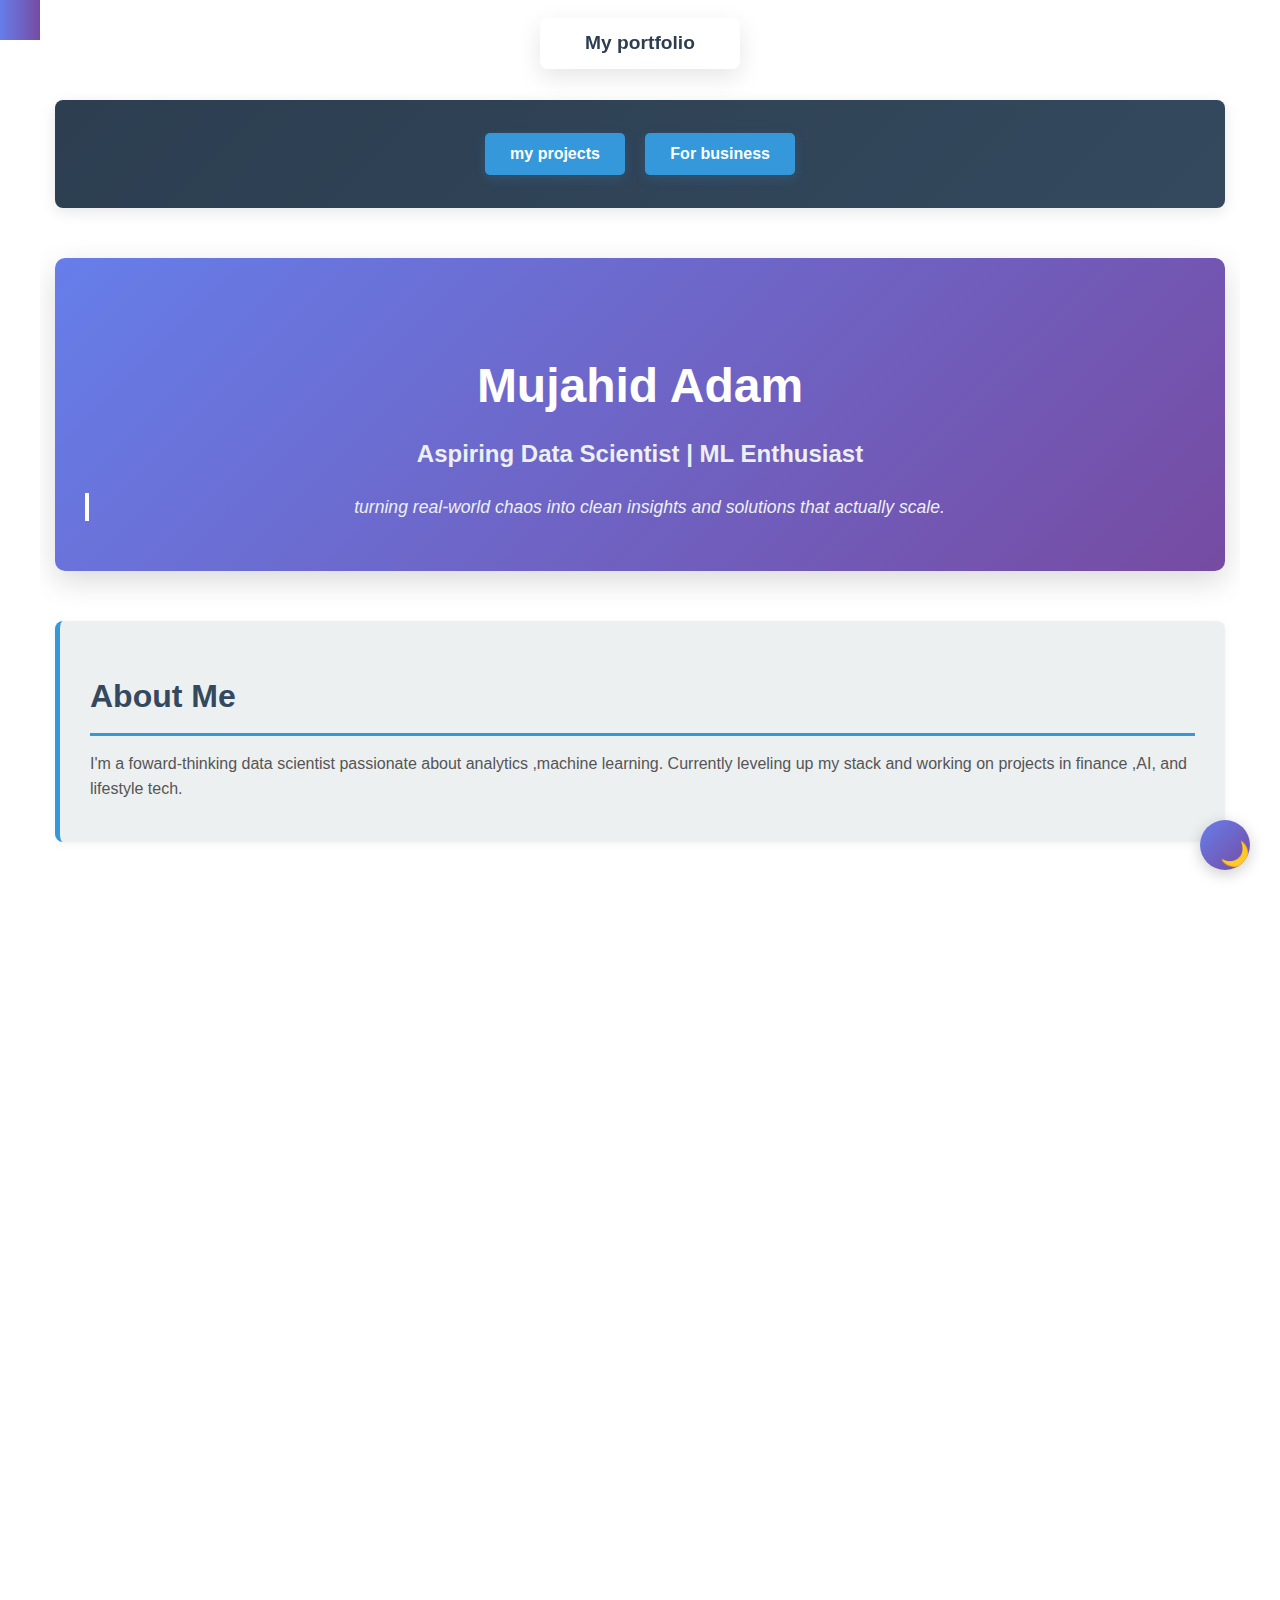
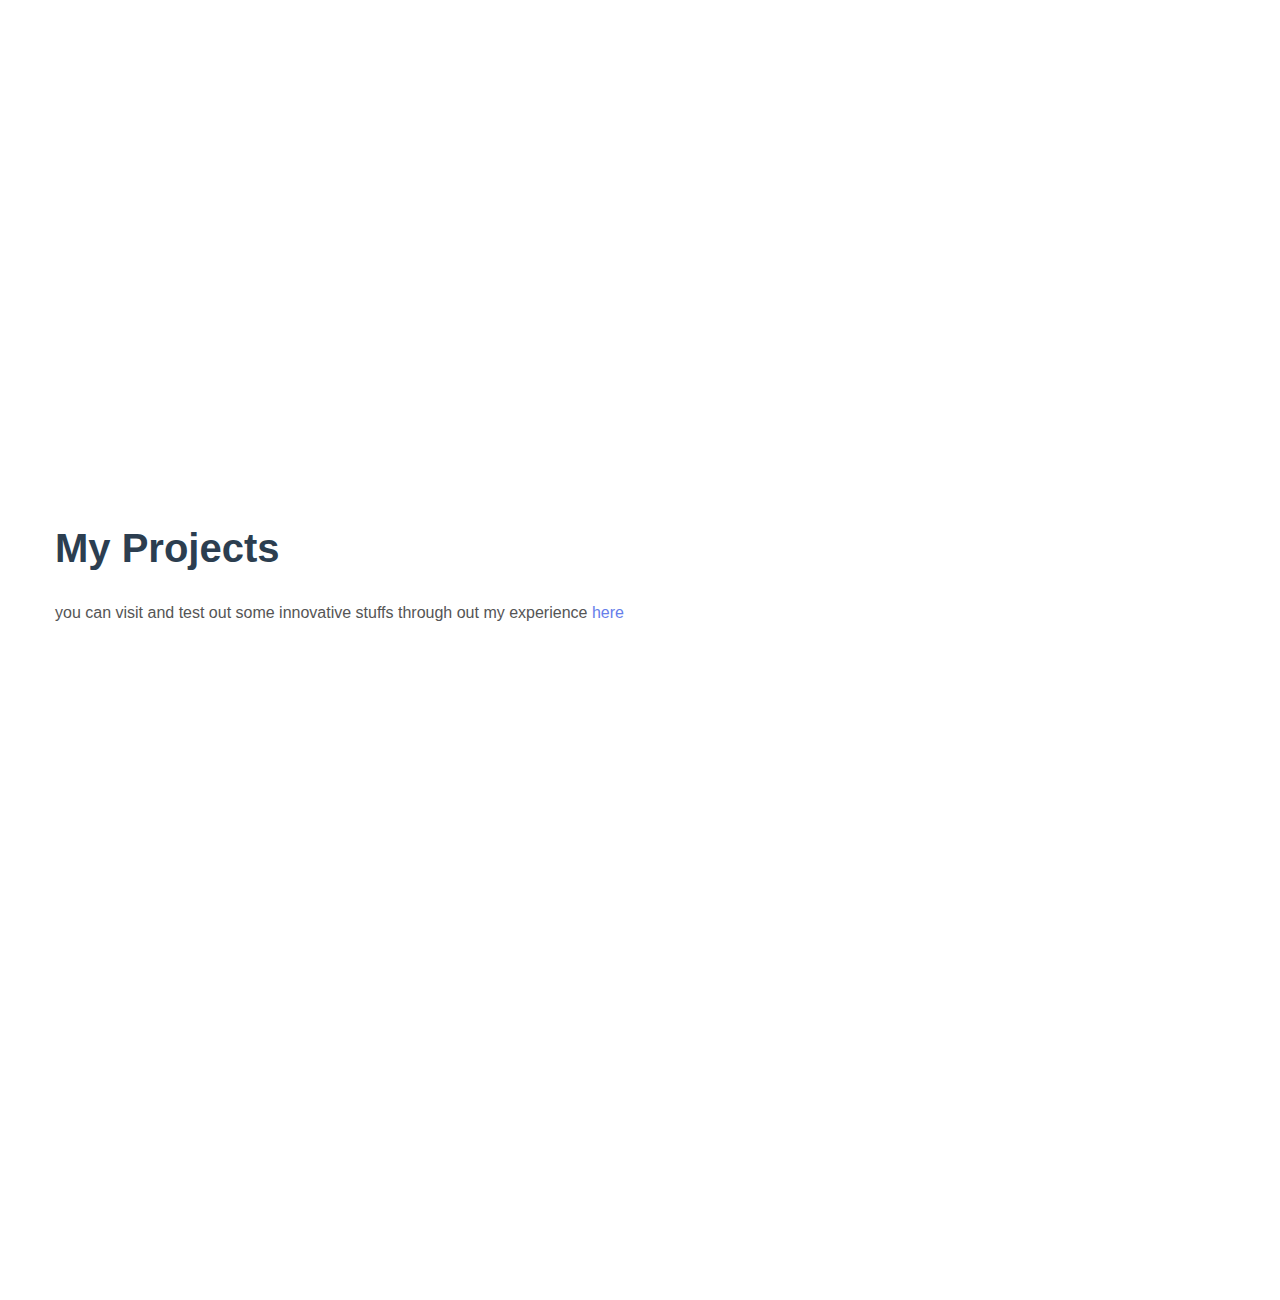
<file: index.html>
<!DOCTYPE html>
<html lang="en">
<head>
    <meta charset="UTF-8">
    <meta name="viewport" content="width=device-width, initial-scale=1.0">
    <meta name="description" content="Professional portfolio showcasing web development projects and technical expertise.">
    <meta name="keywords" content="portfolio, web developer, projects, freelance">
    <meta name="author" content="Mujahid Adam">
    <meta name="theme-color" content="#000000">
    
    <!-- Open Graph for social media sharing -->
    <meta property="og:type" content="website">
    <meta property="og:title" content="mujahid Adam - Portfolio">
    <meta property="og:description" content="Professional portfolio showcasing web development projects and technical expertise.">
    <meta property="og:image" content="your-image-url.jpg">
    <meta property="og:url" content="https://yourwebsite.com">
    
    <!-- Twitter Card -->
    <meta name="twitter:card" content="summary_large_image">
    <meta name="twitter:title" content="Your Name - Portfolio">
    <meta name="twitter:description" content="Professional portfolio showcasing web development projects and technical expertise.">
    <meta name="twitter:image" content="your-image-url.jpg">
    
    <!-- Favicon -->
    <link rel="icon" type="image/x-icon" href="favicon.ico">
    
    <!-- Link to CSS -->
    <link rel="stylesheet" href="homepage.css">
    <link rel="stylesheet" href="interactive.css">
    
    <title> Mujahid Adam- Portfolio</title>
</head>
<body>
     <!-- Your content here -->
    <div id="fit">
   <div class="header">
        <h1>My portfolio</h1>
    </div>
<div class="dark">
<button onclick="document.location='projects.html'">my projects</button>
<button onclick="document.location='service.html'">For business</button>
</div>

<!--my introduction-->
<section class="intro">
    <h1>Mujahid Adam</h1>
<h3>Aspiring Data Scientist | ML Enthusiast</h3>
<qoute>
    turning real-world chaos into clean insights and solutions that actually scale.
</qoute>
</section>
<!--about me-->
<section class="myself">
<h2>About Me</h2>
<p>
    I'm a foward-thinking data scientist passionate about analytics ,machine learning. Currently  leveling up my stack and working on projects in finance ,AI, and lifestyle tech.
</p>
</section>

<!--my skills-->
<div class="skill">
    <h2>Skills</h2>
    <ul>
        <li><b>technical skills:</b>python(certified),SQL,Pandas,Numpy,Sci-kit Learn,Power BI,Tableau</li>
        <li><b>Soft skills: Problem solving,Communication,Teamwork</b></li>
        <li><b>Tools:</b>Vscode,Jupyter notebook,Kaggle notebook,Github,Excel </li>
    </ul>
</div>

<div class="light">
    <h1>Experience</h1>
    <p>machine learning amateur(not certified) (2022-2026)</p>
    <p>Freelance  upwork, fiverr - data analytics (certified)(2025 - 2025-present)</p>
    <p>Kaggle contestant on ML hackathons (2025-present) </p>
</div>
<!--my certifications-->
<div class="certified">
    <h1>certifications</h1>
    <p>professional data analytics professional certificate (2021)</p>
     <p>RTC cybersecurity awarness workshop certificate(2024)</p>   
    <p>think like a coder Sololearn(2025)</p>
    <p>python developer Sololearn(2025)</p>
    <p>Accra Academy Robotics club  Deputy General secetary(2025)</p>
     <p>ibm data science professional certificate (2026)</p>  
</div>
<!--my pjoects-->
<h1>My Projects</h1>
<p>you can visit and test out some innovative stuffs through out my experience
<a href="projects.html">here</a></p>

<!--education-->
<section class="education">
    <h2>Education Background</h2>
    <p>BECE Graduate central Educational Complex(2022)</p>
    <p>WASSCE Graduate(2025) Accra Academy</p>
    <p>Self Learning"coding" (2025-present)</p>
    <!--contact-->
    <section class="contactme">
        <h2>contact</h2>
        <p>
            contact me for your business propsals and offers <span>@30% discount</span>
        </p>
        <contact>
            <p>On Email:<a href="mailto:dlvckberry@gmail.com">Send Email</a></p>
        </contact>
    </section>
</section>
</div>

<!-- Load JavaScript for interactivity -->
<script src="main.js"></script>
</body>
</html>
</html>
</file>
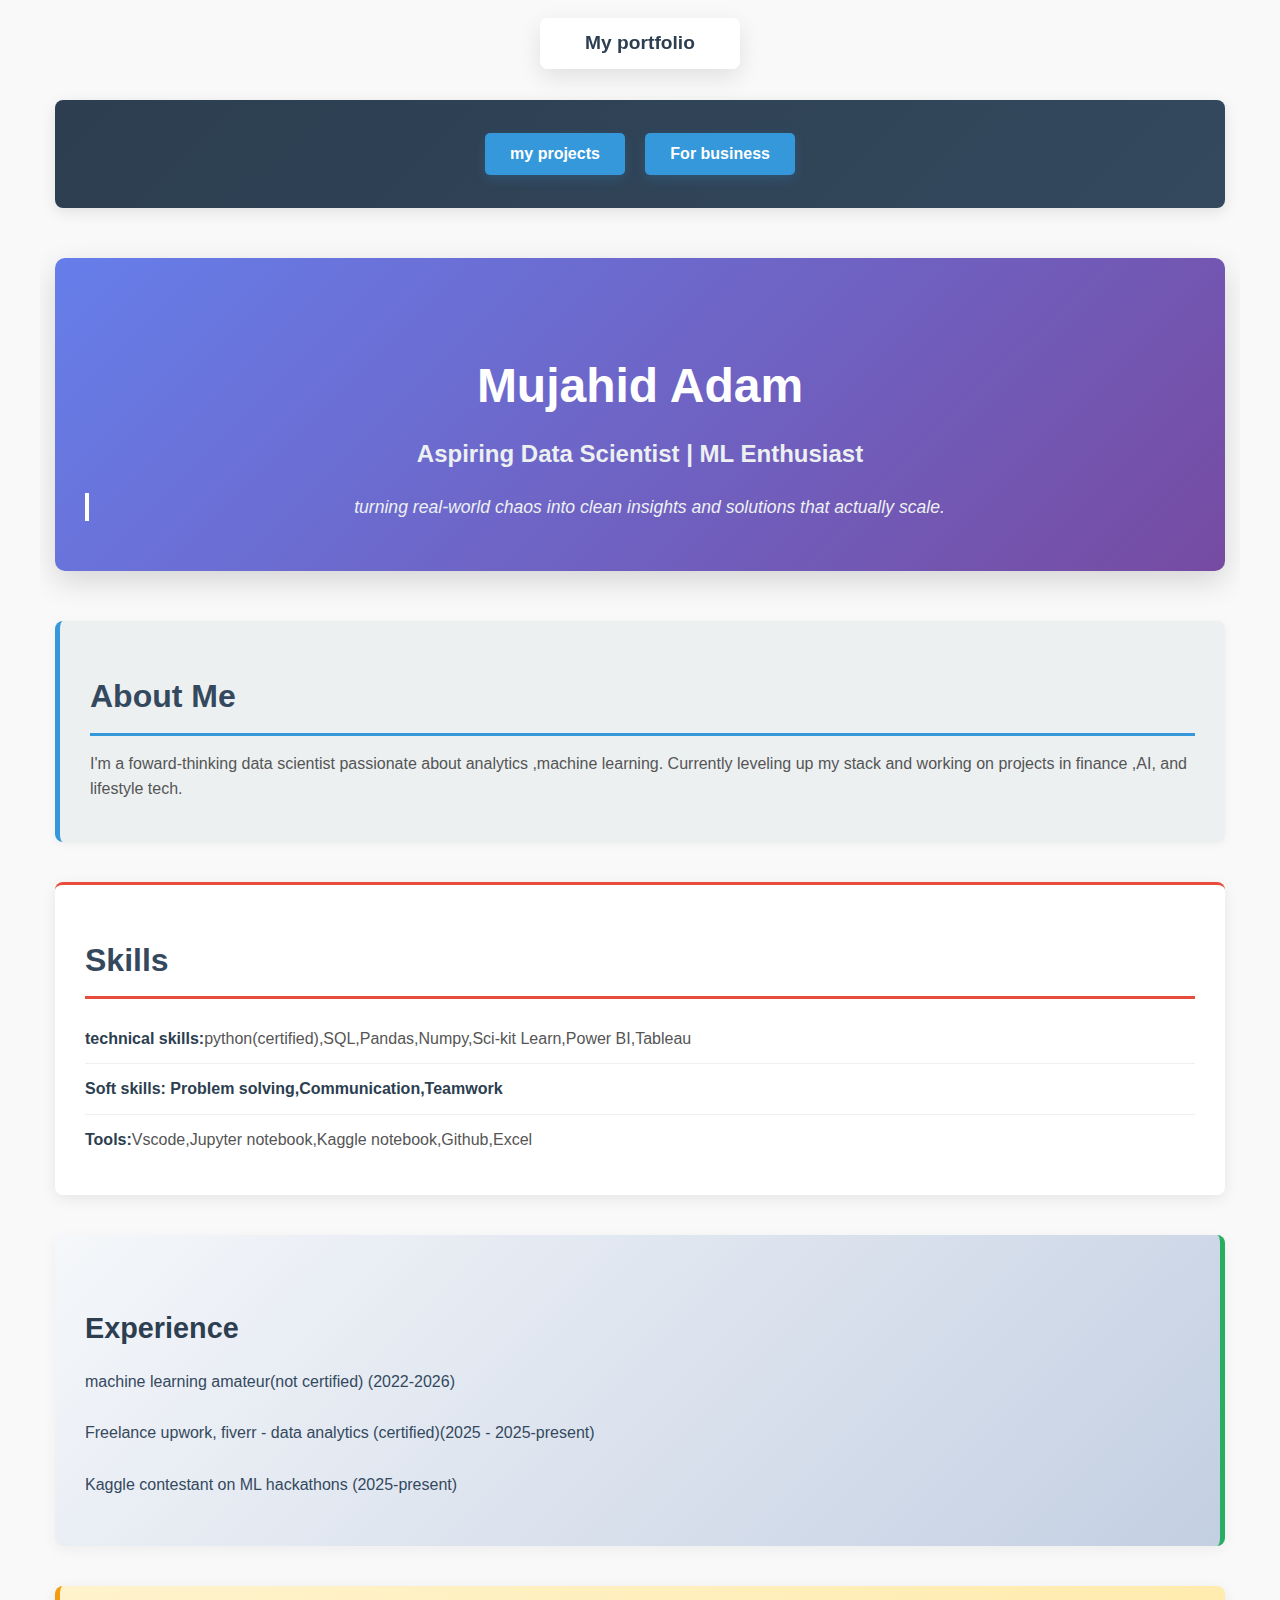
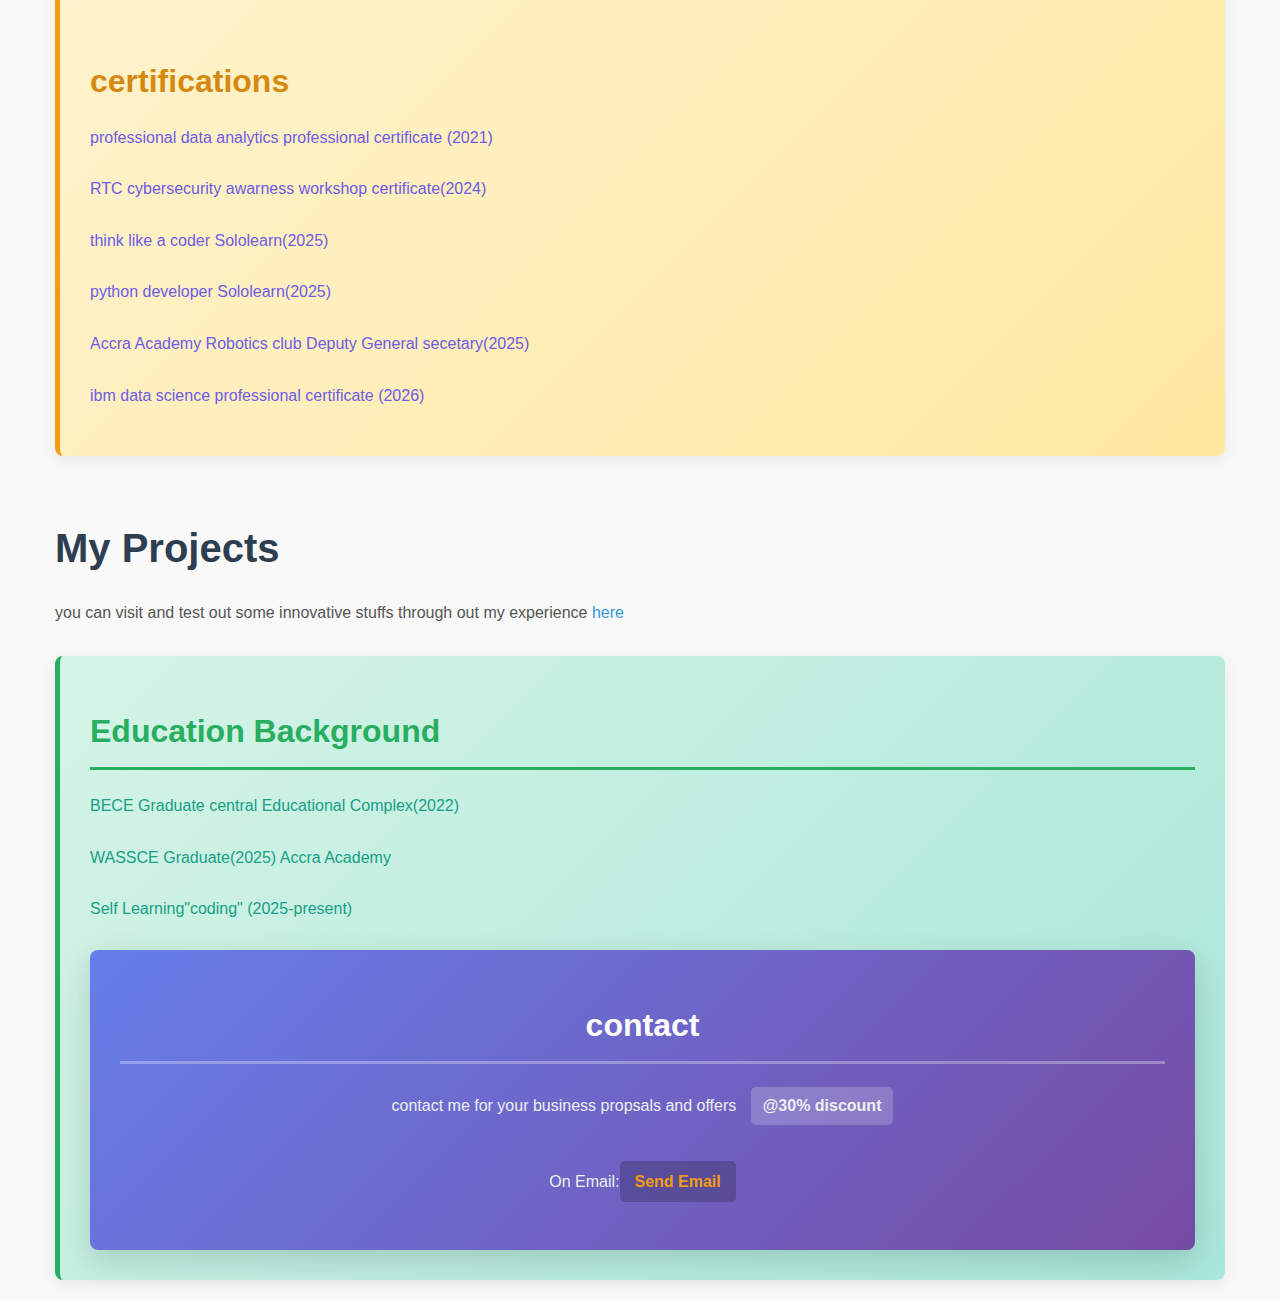
<file: homepage.html>
<!DOCTYPE html>
<html lang="en">
<head>
    <meta charset="UTF-8">
    <meta name="viewport" content="width=device-width, initial-scale=1.0">
    <meta name="description" content="Professional portfolio showcasing web development projects and technical expertise.">
    <meta name="keywords" content="portfolio, web developer, projects, freelance">
    <meta name="author" content="Your Name">
    <meta name="theme-color" content="#000000">
    
    <!-- Open Graph for social media sharing -->
    <meta property="og:type" content="website">
    <meta property="og:title" content="Your Name - Portfolio">
    <meta property="og:description" content="Professional portfolio showcasing web development projects and technical expertise.">
    <meta property="og:image" content="your-image-url.jpg">
    <meta property="og:url" content="https://yourwebsite.com">
    
    <!-- Twitter Card -->
    <meta name="twitter:card" content="summary_large_image">
    <meta name="twitter:title" content="Your Name - Portfolio">
    <meta name="twitter:description" content="Professional portfolio showcasing web development projects and technical expertise.">
    <meta name="twitter:image" content="your-image-url.jpg">
    
    <!-- Favicon -->
    <link rel="icon" type="image/x-icon" href="favicon.ico">
    
    <!-- Link to CSS -->
    <link rel="stylesheet" href="homepage.css">
    
    <title> Mujahid Adam- Portfolio</title>
</head>
<body>
     <!-- Your content here -->
    <div id="fit">
   <div class="header">
        <h1>My portfolio</h1>
    </div>
<div class="dark">
<button onclick="document.location='projects.html'">my projects</button>
<button onclick="document.location='service.html'">For business</button>
</div>

<!--my introduction-->
<section class="intro">
    <h1>Mujahid Adam</h1>
<h3>Aspiring Data Scientist | ML Enthusiast</h3>
<qoute>
    turning real-world chaos into clean insights and solutions that actually scale.
</qoute>
</section>
<!--about me-->
<section class="myself">
<h2>About Me</h2>
<p>
    I'm a foward-thinking data scientist passionate about analytics ,machine learning. Currently  leveling up my stack and working on projects in finance ,AI, and lifestyle tech.
</p>
</section>

<!--my skills-->
<div class="skill">
    <h2>Skills</h2>
    <ul>
        <li><b>technical skills:</b>python(certified),SQL,Pandas,Numpy,Sci-kit Learn,Power BI,Tableau</li>
        <li><b>Soft skills: Problem solving,Communication,Teamwork</b></li>
        <li><b>Tools:</b>Vscode,Jupyter notebook,Kaggle notebook,Github,Excel </li>
    </ul>
</div>

<div class="light">
    <h1>Experience</h1>
    <p>machine learning amateur(not certified) (2022-2026)</p>
    <p>Freelance  upwork, fiverr - data analytics (certified)(2025 - 2025-present)</p>
    <p>Kaggle contestant on ML hackathons (2025-present) </p>
</div>
<!--my certifications-->
<div class="certified">
    <h1>certifications</h1>
    <p>professional data analytics professional certificate (2021)</p>
     <p>RTC cybersecurity awarness workshop certificate(2024)</p>   
    <p>think like a coder Sololearn(2025)</p>
    <p>python developer Sololearn(2025)</p>
    <p>Accra Academy Robotics club  Deputy General secetary(2025)</p>
     <p>ibm data science professional certificate (2026)</p>  
</div>
<!--my pjoects-->
<h1>My Projects</h1>
<p>you can visit and test out some innovative stuffs through out my experience
<a href="projects.html">here</a></p>

<!--education-->
<section class="education">
    <h2>Education Background</h2>
    <p>BECE Graduate central Educational Complex(2022)</p>
    <p>WASSCE Graduate(2025) Accra Academy</p>
    <p>Self Learning"coding" (2025-present)</p>
    <!--contact-->
    <section class="contactme">
        <h2>contact</h2>
        <p>
            contact me for your business propsals and offers <span>@30% discount</span>
        </p>
        <contact>
            <p>On Email:<a href="mailto:dlvckberry@gmail.com">Send Email</a></p>
        </contact>
    </section>
</section>
</div>
</body>
</html>
</file>
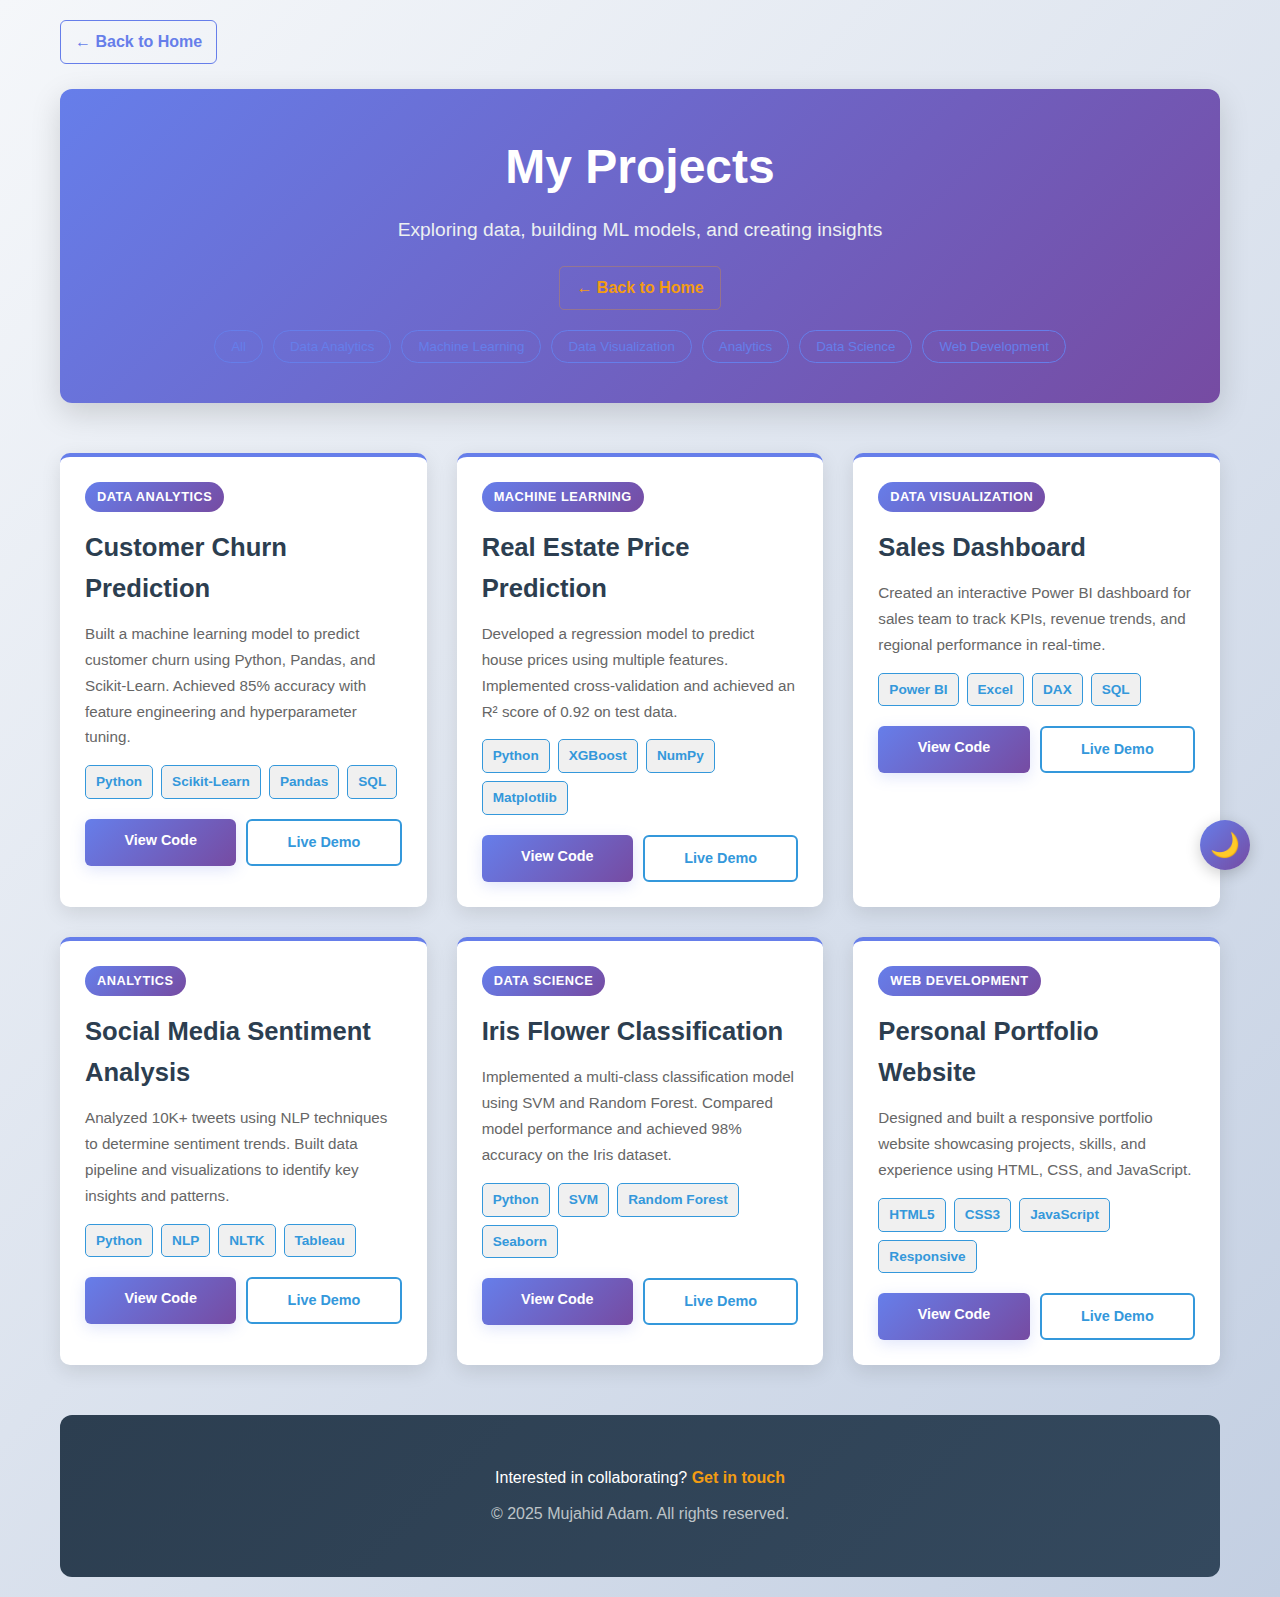
<file: projects.html>
<!DOCTYPE html>
<html lang="en">
<head>
    <meta charset="UTF-8">
    <meta name="viewport" content="width=device-width, initial-scale=1.0">
    <meta name="description" content="Mujahid Adam's portfolio projects in data science, machine learning, and analytics.">
    <meta name="keywords" content="projects, portfolio, data science, machine learning, analytics">
    <meta name="author" content="Mujahid Adam">
    <meta name="theme-color" content="#667eea">
    
    <!-- Open Graph -->
    <meta property="og:type" content="website">
    <meta property="og:title" content="My Projects - Mujahid Adam">
    <meta property="og:description" content="Explore my data science and ML projects">
    <meta property="og:url" content="https://yourwebsite.com/projects">
    
    <!-- Favicon -->
    <link rel="icon" type="image/x-icon" href="favicon.ico">
    
    <!-- Styles -->
    <link rel="stylesheet" href="projects.css">
    <link rel="stylesheet" href="interactive.css">
    
    <title>My Projects - Mujahid Adam</title>
</head>
<body>
<div class="projects-container">
    <a href="index.html" class="back-home-btn">← Back to Home</a>
    <header class="projects-header">
        <h1>My Projects</h1>
        <p class="subtitle">Exploring data, building ML models, and creating insights</p>
        <a href="index.html" class="back-link">← Back to Home</a>
    </header>

    <main class="projects-grid">
        <!-- Project 1 -->
        <article class="project-card">
            <div class="project-badge">Data Analytics</div>
            <h2>Customer Churn Prediction</h2>
            <p class="project-desc">
                Built a machine learning model to predict customer churn using Python, Pandas, and Scikit-Learn. 
                Achieved 85% accuracy with feature engineering and hyperparameter tuning.
            </p>
            <div class="project-tech">
                <span class="tech-tag">Python</span>
                <span class="tech-tag">Scikit-Learn</span>
                <span class="tech-tag">Pandas</span>
                <span class="tech-tag">SQL</span>
            </div>
            <div class="project-links">
                <a href="#" class="btn-primary">View Code</a>
                <a href="#" class="btn-secondary">Live Demo</a>
            </div>
        </article>

        <!-- Project 2 -->
        <article class="project-card">
            <div class="project-badge">Machine Learning</div>
            <h2>Real Estate Price Prediction</h2>
            <p class="project-desc">
                Developed a regression model to predict house prices using multiple features. 
                Implemented cross-validation and achieved an R² score of 0.92 on test data.
            </p>
            <div class="project-tech">
                <span class="tech-tag">Python</span>
                <span class="tech-tag">XGBoost</span>
                <span class="tech-tag">NumPy</span>
                <span class="tech-tag">Matplotlib</span>
            </div>
            <div class="project-links">
                <a href="#" class="btn-primary">View Code</a>
                <a href="#" class="btn-secondary">Live Demo</a>
            </div>
        </article>

        <!-- Project 3 -->
        <article class="project-card">
            <div class="project-badge">Data Visualization</div>
            <h2>Sales Dashboard</h2>
            <p class="project-desc">
                Created an interactive Power BI dashboard for sales team to track KPIs, 
                revenue trends, and regional performance in real-time.
            </p>
            <div class="project-tech">
                <span class="tech-tag">Power BI</span>
                <span class="tech-tag">Excel</span>
                <span class="tech-tag">DAX</span>
                <span class="tech-tag">SQL</span>
            </div>
            <div class="project-links">
                <a href="#" class="btn-primary">View Code</a>
                <a href="#" class="btn-secondary">Live Demo</a>
            </div>
        </article>

        <!-- Project 4 -->
        <article class="project-card">
            <div class="project-badge">Analytics</div>
            <h2>Social Media Sentiment Analysis</h2>
            <p class="project-desc">
                Analyzed 10K+ tweets using NLP techniques to determine sentiment trends. 
                Built data pipeline and visualizations to identify key insights and patterns.
            </p>
            <div class="project-tech">
                <span class="tech-tag">Python</span>
                <span class="tech-tag">NLP</span>
                <span class="tech-tag">NLTK</span>
                <span class="tech-tag">Tableau</span>
            </div>
            <div class="project-links">
                <a href="#" class="btn-primary">View Code</a>
                <a href="#" class="btn-secondary">Live Demo</a>
            </div>
        </article>

        <!-- Project 5 -->
        <article class="project-card">
            <div class="project-badge">Data Science</div>
            <h2>Iris Flower Classification</h2>
            <p class="project-desc">
                Implemented a multi-class classification model using SVM and Random Forest. 
                Compared model performance and achieved 98% accuracy on the Iris dataset.
            </p>
            <div class="project-tech">
                <span class="tech-tag">Python</span>
                <span class="tech-tag">SVM</span>
                <span class="tech-tag">Random Forest</span>
                <span class="tech-tag">Seaborn</span>
            </div>
            <div class="project-links">
                <a href="#" class="btn-primary">View Code</a>
                <a href="#" class="btn-secondary">Live Demo</a>
            </div>
        </article>

        <!-- Project 6 -->
        <article class="project-card">
            <div class="project-badge">Web Development</div>
            <h2>Personal Portfolio Website</h2>
            <p class="project-desc">
                Designed and built a responsive portfolio website showcasing projects, 
                skills, and experience using HTML, CSS, and JavaScript.
            </p>
            <div class="project-tech">
                <span class="tech-tag">HTML5</span>
                <span class="tech-tag">CSS3</span>
                <span class="tech-tag">JavaScript</span>
                <span class="tech-tag">Responsive</span>
            </div>
            <div class="project-links">
                <a href="#" class="btn-primary">View Code</a>
                <a href="#" class="btn-secondary">Live Demo</a>
            </div>
        </article>
    </main>

    <footer class="projects-footer">
        <p>Interested in collaborating? <a href="mailto:dlvckberry@gmail.com">Get in touch</a></p>
        <p class="footer-text">© 2025 Mujahid Adam. All rights reserved.</p>
    </footer>
</div>

<!-- Load JavaScript for interactivity -->
<script src="main.js"></script>

<!-- Project filtering and sorting functionality -->
<script>
// Add project filtering
class ProjectFilter {
    constructor() {
        this.cards = document.querySelectorAll('.project-card');
        this.createFilterButtons();
    }

    createFilterButtons() {
        const header = document.querySelector('.projects-header');
        const filterContainer = document.createElement('div');
        filterContainer.className = 'filter-container';
        filterContainer.style.cssText = `
            display: flex;
            gap: 10px;
            margin-top: 20px;
            flex-wrap: wrap;
            justify-content: center;
        `;

        const categories = new Set();
        this.cards.forEach(card => {
            const badge = card.querySelector('.project-badge');
            if (badge) categories.add(badge.textContent);
        });

        // Add "All" button
        const allBtn = this.createFilterBtn('All', () => {
            this.cards.forEach(card => card.style.display = 'block');
        });
        filterContainer.appendChild(allBtn);

        // Add category buttons
        categories.forEach(category => {
            const btn = this.createFilterBtn(category, () => {
                this.cards.forEach(card => {
                    const badge = card.querySelector('.project-badge');
                    card.style.display = badge?.textContent === category ? 'block' : 'none';
                });
            });
            filterContainer.appendChild(btn);
        });

        header.appendChild(filterContainer);
    }

    createFilterBtn(text, onClick) {
        const btn = document.createElement('button');
        btn.textContent = text;
        btn.style.cssText = `
            padding: 8px 16px;
            border: 1px solid #667eea;
            border-radius: 20px;
            background: transparent;
            color: #667eea;
            cursor: pointer;
            transition: all 0.3s;
        `;
        btn.addEventListener('click', onClick);
        btn.addEventListener('mouseenter', () => {
            btn.style.background = '#667eea';
            btn.style.color = 'white';
        });
        btn.addEventListener('mouseleave', () => {
            btn.style.background = 'transparent';
            btn.style.color = '#667eea';
        });
        return btn;
    }
}

new ProjectFilter();
</script>
</body>
</html>
</html>
</file>
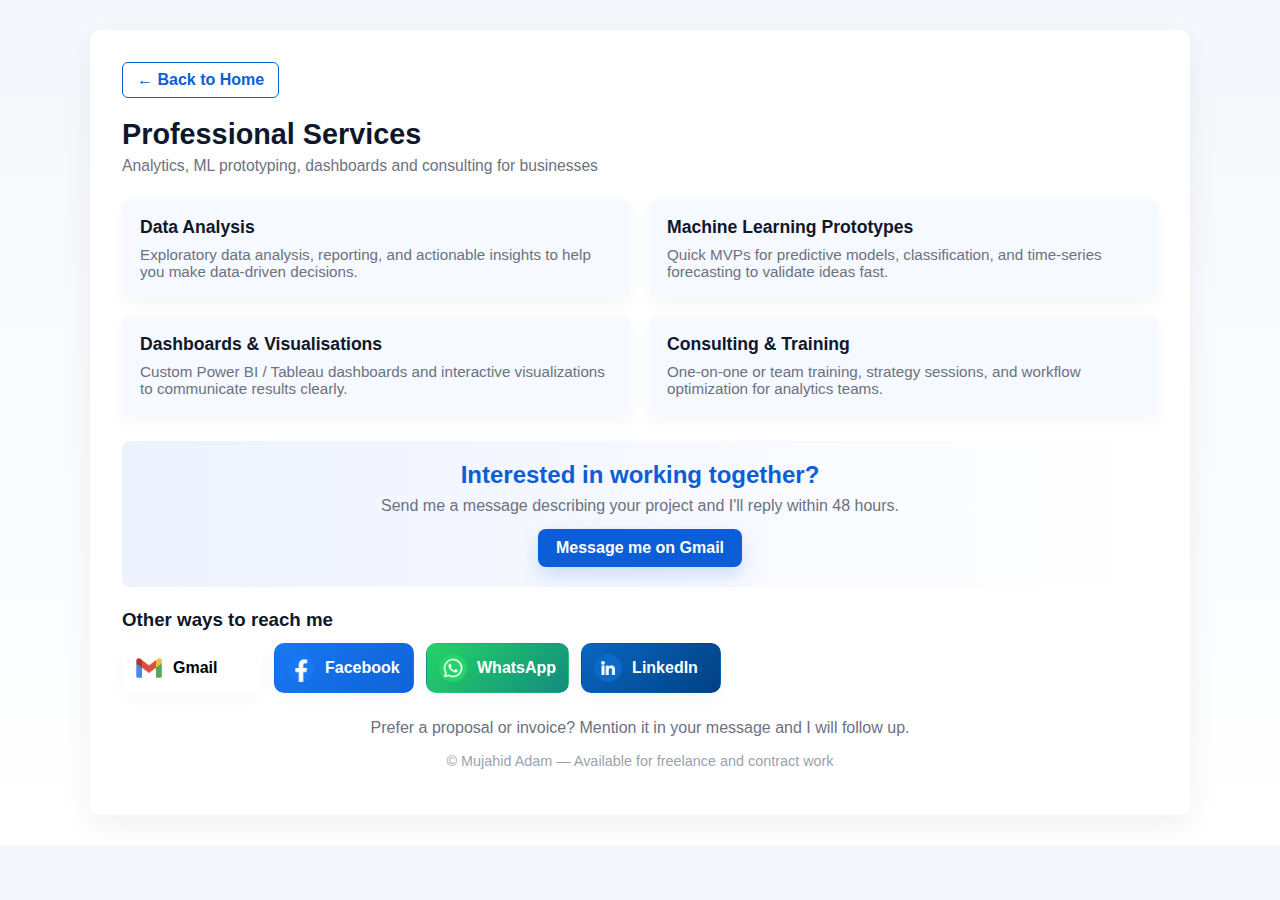
<file: service.html>
<!DOCTYPE html>
<html lang="en">
<head>
    <meta charset="UTF-8">
    <meta name="viewport" content="width=device-width, initial-scale=1.0">
    <meta name="description" content="Professional portfolio showcasing web development projects and technical expertise.">
    <meta name="keywords" content="portfolio, web developer, projects, freelance">
    <meta name="author" content="Your Name">
    <meta name="theme-color" content="#000000">
    
    <!-- Open Graph for social media sharing -->
    <meta property="og:type" content="website">
    <meta property="og:title" content="Your Name - Portfolio">
    <meta property="og:description" content="Professional portfolio showcasing web development projects and technical expertise.">
    <meta property="og:image" content="your-image-url.jpg">
    <meta property="og:url" content="https://yourwebsite.com">
    
    <!-- Twitter Card -->
    <meta name="twitter:card" content="summary_large_image">
    <meta name="twitter:title" content="Your Name - Portfolio">
    <meta name="twitter:description" content="Professional portfolio showcasing web development projects and technical expertise.">
    <meta name="twitter:image" content="your-image-url.jpg">
    
    <!-- Favicon -->
    <link rel="icon" type="image/x-icon" href="favicon.ico">
    <!-- Page-specific CSS -->
    <link rel="stylesheet" href="service.css">
    
    <title>Services — Mujahid Adam</title>
</head>
<body>
<main class="service-wrap">
    <a href="homepage.html" class="back-home-btn">← Back to Home</a>
    <header class="service-header">
        <h1>Professional Services</h1>
        <p class="subtitle">Analytics, ML prototyping, dashboards and consulting for businesses</p>
    </header>

    <section class="services">
        <article class="service-item">
            <h2>Data Analysis</h2>
            <p>Exploratory data analysis, reporting, and actionable insights to help you make data-driven decisions.</p>
        </article>

        <article class="service-item">
            <h2>Machine Learning Prototypes</h2>
            <p>Quick MVPs for predictive models, classification, and time-series forecasting to validate ideas fast.</p>
        </article>

        <article class="service-item">
            <h2>Dashboards & Visualisations</h2>
            <p>Custom Power BI / Tableau dashboards and interactive visualizations to communicate results clearly.</p>
        </article>

        <article class="service-item">
            <h2>Consulting & Training</h2>
            <p>One-on-one or team training, strategy sessions, and workflow optimization for analytics teams.</p>
        </article>
    </section>

    <section class="cta">
        <h2>Interested in working together?</h2>
        <p>Send me a message describing your project and I'll reply within 48 hours.</p>
        <a class="btn-primary" href="mailto:dlvckberry@gmail.com?subject=Service%20Inquiry">Message me on Gmail</a>
    </section>

    <section class="contact">
        <h3>Other ways to reach me</h3>
        <div class="contact-icons">
            <!-- Gmail -->
            <a class="icon gmail" href="mailto:dlvckberry@gmail.com" aria-label="Email (Gmail)">
                <img src="communication.png" alt="Gmail" width="28" height="28">
                <span style="color:black;"> Gmail</span>
            </a>

            <!-- Facebook -->
            <a class="icon facebook" href="https://facebook.com/zeinabdawud" target="_blank" rel="noopener" aria-label="Facebook">
                <img src="facebook.png" alt="Facebook" width="28" height="28">
                <span>Facebook</span>
            </a>

            <!-- WhatsApp -->
            <!-- WhatsApp -->
            <a class="icon whatsapp" href="https://wa.me/0000000000?text=Hello%20Mujahid" target="_blank" rel="noopener" aria-label="WhatsApp">
                <img src="social.png" alt="WhatsApp" width="28" height="28">
                <span>WhatsApp</span>
            </a>

            <!-- LinkedIn -->
            <a class="icon linkedin" href="https://linkedin.com/in/yourprofile" target="_blank" rel="noopener" aria-label="LinkedIn">
                <img src="linkedin.png" alt="LinkedIn" width="28" height="28">
                <span>LinkedIn</span>
            </a>
        </div>
    </section>

    <footer class="service-footer">
        <p>Prefer a proposal or invoice? Mention it in your message and I will follow up.</p>
        <p class="muted">© Mujahid Adam — Available for freelance and contract work</p>
    </footer>
</main>

</body>
</html>
</file>
<file: homepage.css>
/* General Styles */
* {
    margin: 0;
    padding: 0;
    box-sizing: border-box;
}

body {
    font-family: 'Segoe UI', Tahoma, Geneva, Verdana, sans-serif;
    line-height: 1.6;
    color: #333;
    background-color: #f9f9f9;
}

/* Header and Navigation */
h1 {
    color: #2c3e50;
    margin: 20px 0 10px 0;
    font-size: 2.5rem;
}

h2 {
    color: #34495e;
    margin: 20px 0 15px 0;
    font-size: 2rem;
    border-bottom: 3px solid #3498db;
    padding-bottom: 10px;
}

h3 {
    color: #7f8c8d;
    font-size: 1.3rem;
    margin: 10px 0;
}

p {
    color: #555;
    font-size: 1rem;
    margin: 10px 0;
}

a {
    color: #3498db;
    text-decoration: none;
    font-weight: 500;
    transition: color 0.3s ease;
}

a:hover {
    color: #2980b9;
    text-decoration: underline;
}

/* Fit Container - to allow it to fit within the viewport */
#fit {
    width: 100%;
    max-width: 1200px;
    margin: 0 auto;
    padding: 80px 15px 0 15px;
    min-height: 100vh;
    display: flex;
    flex-direction: column;
    overflow-x: hidden;
    position: relative;
}

/* Header (centered at top) */
.header {
    position: fixed;
    top: 18px;
    left: 50%;
    transform: translateX(-50%);
    z-index: 999;
    background: rgba(255, 255, 255, 0.96);
    color: #2c3e50;
    padding: 10px 16px;
    border-radius: 8px;
    box-shadow: 0 8px 24px rgba(0, 0, 0, 0.1);
    display: flex;
    align-items: center;
    gap: 10px;
    min-width: 200px;
    justify-content: center;
}

.header h1 {
    font-size: 1.2rem;
    margin: 0;
    padding: 0;
    font-weight: 600;
}

/* Top-left button */
.top-left-btn {
    position: fixed;
    top: 14px;
    left: 14px;
    z-index: 1001;
    background: rgba(52, 152, 219, 0.1);
    color: #2c3e50;
    border: 1.5px solid #3498db;
    padding: 8px 14px;
    border-radius: 8px;
    cursor: pointer;
    font-weight: 600;
    font-size: 0.95rem;
    transition: all 0.3s ease;
}

.top-left-btn:hover {
    background: rgba(52, 152, 219, 0.2);
    transform: translateY(-2px);
    box-shadow: 0 6px 12px rgba(52, 152, 219, 0.15);
}

/* Container and Layout */
body > * {
    max-width: 1000px;
    margin: 0 auto;
    padding: 20px;
}

/* Dark Theme Section */
.dark {
    background: linear-gradient(135deg, #2c3e50 0%, #34495e 100%);
    color: white;
    padding: 25px;
    border-radius: 8px;
    margin: 20px 0;
    text-align: center;
    box-shadow: 0 4px 15px rgba(0, 0, 0, 0.1);
}

.dark button {
    background-color: #3498db;
    color: white;
    border: none;
    padding: 12px 25px;
    margin: 8px;
    border-radius: 5px;
    cursor: pointer;
    font-size: 1rem;
    font-weight: 600;
    transition: all 0.3s ease;
    box-shadow: 0 4px 12px rgba(52, 152, 219, 0.2);
}

.dark button:hover {
    background-color: #2980b9;
    transform: translateY(-3px);
    box-shadow: 0 6px 18px rgba(52, 152, 219, 0.3);
}

.dark button:active {
    transform: translateY(-1px);
}

/* Introduction Section */
.intro {
    background: linear-gradient(135deg, #667eea 0%, #764ba2 100%);
    color: white;
    padding: 50px 30px;
    border-radius: 10px;
    text-align: center;
    margin: 30px 0;
    box-shadow: 0 10px 30px rgba(0, 0, 0, 0.15);
}

.intro h1 {
    color: white;
    font-size: 3rem;
    margin-bottom: 10px;
    font-weight: 700;
}

.intro h3 {
    color: #ecf0f1;
    font-size: 1.5rem;
    margin-bottom: 20px;
}

qoute {
    display: block;
    font-style: italic;
    font-size: 1.1rem;
    margin-top: 20px;
    color: #ecf0f1;
    border-left: 4px solid #fff;
    padding-left: 15px;
}

/* Video styles */
.video-wrap {
    margin-top: 25px;
    display: flex;
    justify-content: center;
}

.hero-video {
    width: 100%;
    max-width: 800px;
    height: auto;
    border-radius: 10px;
    box-shadow: 0 12px 36px rgba(0, 0, 0, 0.25);
    background: #000;
}

/* About Me Section */
.myself {
    background-color: #ecf0f1;
    padding: 30px;
    border-radius: 8px;
    margin: 20px 0;
    border-left: 5px solid #3498db;
    box-shadow: 0 2px 10px rgba(0, 0, 0, 0.05);
}

.myself h2 {
    border-bottom-color: #3498db;
}

/* Skills Section */
.skill {
    background-color: white;
    padding: 30px;
    border-radius: 8px;
    margin: 20px 0;
    box-shadow: 0 4px 15px rgba(0, 0, 0, 0.08);
    border-top: 3px solid #e74c3c;
}

.skill h2 {
    border-bottom-color: #e74c3c;
}

.skill ul {
    list-style: none;
    margin-left: 0;
}

.skill li {
    padding: 12px 0;
    border-bottom: 1px solid #ecf0f1;
    color: #555;
}

.skill li:last-child {
    border-bottom: none;
}

.skill b {
    color: #2c3e50;
    font-weight: 600;
}

/* Light Theme Section */
.light {
    background: linear-gradient(135deg, #f5f7fa 0%, #c3cfe2 100%);
    padding: 30px;
    border-radius: 8px;
    margin: 20px 0;
    border-right: 5px solid #27ae60;
    box-shadow: 0 4px 15px rgba(0, 0, 0, 0.05);
}

.light h1 {
    color: #2c3e50;
    font-size: 1.8rem;
}

.light p {
    color: #34495e;
    padding: 8px 0;
    font-weight: 500;
}

/* Certifications Section */
.certified {
    background: linear-gradient(135deg, #fff3cd 0%, #ffe8a1 100%);
    border-left: 5px solid #f39c12;
    padding: 30px;
    border-radius: 8px;
    margin: 20px 0;
    box-shadow: 0 4px 15px rgba(0, 0, 0, 0.08);
}

.certified h1 {
    color: #d68910;
    font-size: 2rem;
}

.certified p {
    color: #6c5ce7;
    padding: 8px 0;
    font-weight: 500;
}

/* Education Section */
.education {
    background: linear-gradient(135deg, #d5f4e6 0%, #a8e6d9 100%);
    border-left: 5px solid #27ae60;
    padding: 30px;
    border-radius: 8px;
    margin: 20px 0;
    box-shadow: 0 4px 15px rgba(0, 0, 0, 0.08);
}

.education h2 {
    color: #27ae60;
    border-bottom-color: #27ae60;
}

.education p {
    color: #16a085;
    padding: 8px 0;
    font-weight: 500;
}

/* Contact Section */
.contactme {
    background: linear-gradient(135deg, #667eea 0%, #764ba2 100%);
    color: white;
    padding: 30px;
    border-radius: 8px;
    margin-top: 20px;
    text-align: center;
    box-shadow: 0 10px 30px rgba(0, 0, 0, 0.15);
}

.contactme h2 {
    color: white;
    border-bottom-color: rgba(255, 255, 255, 0.3);
}

.contactme p {
    color: #ecf0f1;
    font-size: 1rem;
}

.contactme span {
    background-color: rgba(255, 255, 255, 0.2);
    padding: 6px 12px;
    border-radius: 5px;
    font-weight: bold;
    margin-left: 10px;
    display: inline-block;
}

contact {
    display: block;
    margin-top: 20px;
}

.contactme a {
    color: #f39c12;
    font-weight: bold;
    background-color: rgba(0, 0, 0, 0.2);
    padding: 8px 15px;
    border-radius: 5px;
    display: inline-block;
    transition: all 0.3s ease;
}

.contactme a:hover {
    background-color: rgba(0, 0, 0, 0.4);
    transform: translateY(-2px);
}

/* Projects Section */
h1 {
    margin-top: 40px;
}

/* Responsive Design */
@media (max-width: 768px) {
    h1 {
        font-size: 2rem;
    }

    h2 {
        font-size: 1.5rem;
    }

    .intro {
        padding: 30px 15px;
    }

    .intro h1 {
        font-size: 2.2rem;
    }

    .intro h3 {
        font-size: 1.2rem;
    }

    .dark button {
        display: block;
        width: 90%;
        margin: 8px auto;
    }

    .hero-video {
        max-width: 95%;
    }

    body > * {
        padding: 15px;
    }

    .header {
        min-width: 180px;
        padding: 8px 12px;
    }

    .header h1 {
        font-size: 1rem;
    }
}

@media (max-width: 480px) {
    h1 {
        font-size: 1.5rem;
    }

    h2 {
        font-size: 1.2rem;
    }

    .intro h1 {
        font-size: 1.8rem;
    }

    .intro h3 {
        font-size: 1.1rem;
    }

    .intro {
        padding: 20px 12px;
    }

    #fit {
        padding: 70px 10px 0 10px;
    }

    body > * {
        padding: 10px;
    }

    .dark {
        padding: 15px;
        margin: 15px 0;
    }

    .dark button {
        padding: 10px 20px;
        font-size: 0.9rem;
    }

    .header {
        min-width: 160px;
        padding: 6px 10px;
        top: 10px;
    }

    .header h1 {
        font-size: 0.9rem;
    }

    .top-left-btn {
        top: 10px;
        left: 10px;
        padding: 6px 10px;
        font-size: 0.85rem;
    }

    .skill,
    .light,
    .certified,
    .education,
    .contactme {
        padding: 20px;
        margin: 15px 0;
    }
}
</file>
<file: interactive.css>
/* ============================================
   INTERACTIVE ANIMATIONS & EFFECTS
   ============================================ */

/* CSS Variables for theme customization */
:root {
    --primary-color: #667eea;
    --secondary-color: #764ba2;
    --accent-color: #3498db;
    --success-color: #27ae60;
    --error-color: #e74c3c;
    --bg-color: #ffffff;
    --text-color: #000000;
    --section-bg: #f9f9f9;
    --card-bg: #ffffff;
    --border-color: #e0e0e0;
    --transition: all 0.3s cubic-bezier(0.4, 0, 0.2, 1);
}

/* Dark theme variables */
[data-theme="dark"] {
    --bg-color: #1a1a1a;
    --text-color: #ffffff;
    --section-bg: #2d2d2d;
    --card-bg: #242424;
    --border-color: #404040;
}

/* Fade-in animation for sections */
.fade-in {
    opacity: 0;
    transform: translateY(30px);
    transition: opacity 0.6s ease-out, transform 0.6s ease-out;
}

.fade-in.visible {
    opacity: 1;
    transform: translateY(0);
}

/* Ripple effect for buttons */
.ripple {
    position: absolute;
    border-radius: 50%;
    background: rgba(255, 255, 255, 0.6);
    transform: scale(0);
    animation: ripple-animation 0.6s ease-out;
    pointer-events: none;
}

@keyframes ripple-animation {
    to {
        transform: scale(4);
        opacity: 0;
    }
}

/* Button hover effects */
button {
    position: relative;
    overflow: hidden;
    transition: var(--transition);
}

button:hover {
    transform: translateY(-2px);
    box-shadow: 0 8px 20px rgba(0, 0, 0, 0.2);
}

button.btn-hover {
    filter: brightness(1.1);
}

/* Active section indicator */
section.active,
.light.active,
.dark.active,
.skill.active,
.certified.active {
    box-shadow: 0 0 20px rgba(102, 126, 234, 0.3);
}

/* Theme toggle button */
.theme-toggle-btn {
    position: fixed;
    bottom: 30px;
    right: 30px;
    width: 50px;
    height: 50px;
    border-radius: 50%;
    background: linear-gradient(135deg, var(--primary-color), var(--secondary-color));
    border: none;
    color: white;
    font-size: 24px;
    cursor: pointer;
    z-index: 999;
    box-shadow: 0 4px 15px rgba(0, 0, 0, 0.2);
    transition: var(--transition);
}

.theme-toggle-btn:hover {
    transform: scale(1.1) rotate(20deg);
    box-shadow: 0 6px 25px rgba(102, 126, 234, 0.4);
}

.theme-toggle-btn:active {
    transform: scale(0.95);
}

[data-theme="dark"] .theme-toggle-btn {
    box-shadow: 0 4px 15px rgba(102, 126, 234, 0.4);
}

/* Scroll progress bar animation */
#scroll-progress {
    animation: progress-glow 0.5s ease-out;
}

@keyframes progress-glow {
    0% {
        box-shadow: 0 0 0 rgba(102, 126, 234, 0.5);
    }
    100% {
        box-shadow: 0 0 10px rgba(102, 126, 234, 0.3);
    }
}

/* Form input animations */
input:focus,
textarea:focus {
    outline: none;
    border-color: var(--primary-color) !important;
    box-shadow: 0 0 0 3px rgba(102, 126, 234, 0.1);
    transform: scale(1.01);
}

input.error {
    animation: shake 0.4s ease-in-out;
}

@keyframes shake {
    0%, 100% { transform: translateX(0); }
    25% { transform: translateX(-5px); }
    75% { transform: translateX(5px); }
}

/* Success message animation */
@keyframes slideIn {
    from {
        transform: translateX(400px);
        opacity: 0;
    }
    to {
        transform: translateX(0);
        opacity: 1;
    }
}

/* Smooth page transitions */
@keyframes pageLoad {
    from {
        opacity: 0;
        transform: translateY(20px);
    }
    to {
        opacity: 1;
        transform: translateY(0);
    }
}

body {
    animation: pageLoad 0.5s ease-out;
}

/* Header scroll effect */
.header.scrolled {
    box-shadow: 0 4px 15px rgba(0, 0, 0, 0.1);
    background: rgba(255, 255, 255, 0.95);
    backdrop-filter: blur(10px);
}

.header.hovered {
    background: rgba(255, 255, 255, 0.98);
}

/* Smooth transitions for all interactive elements */
.header,
section,
.light,
.dark,
.skill,
.certified {
    transition: var(--transition);
}

/* Parallax effect for hero section */
.intro {
    background-attachment: fixed;
    background-position: center;
    background-repeat: no-repeat;
    background-size: cover;
}

/* Enhanced link hover effects */
a {
    position: relative;
    text-decoration: none;
    color: var(--primary-color);
    transition: var(--transition);
}

a::after {
    content: '';
    position: absolute;
    bottom: -2px;
    left: 0;
    width: 0;
    height: 2px;
    background: linear-gradient(90deg, var(--primary-color), var(--secondary-color));
    transition: width 0.3s ease-out;
}

a:hover::after {
    width: 100%;
}

/* Smooth scroll behavior */
html {
    scroll-behavior: smooth;
}

/* Loading skeleton animation (for future dynamic content) */
@keyframes loading {
    0%, 100% { opacity: 0.5; }
    50% { opacity: 1; }
}

.skeleton {
    animation: loading 1.5s ease-in-out infinite;
    background: linear-gradient(90deg, #f0f0f0, #e0e0e0, #f0f0f0);
    background-size: 200% 100%;
}

/* Tooltip styles */
.tooltip {
    position: relative;
}

.tooltip::before {
    content: attr(data-tooltip);
    position: absolute;
    bottom: 100%;
    left: 50%;
    transform: translateX(-50%);
    background: rgba(0, 0, 0, 0.9);
    color: white;
    padding: 8px 12px;
    border-radius: 4px;
    font-size: 12px;
    white-space: nowrap;
    opacity: 0;
    pointer-events: none;
    transition: opacity 0.3s;
    z-index: 1000;
}

.tooltip:hover::before {
    opacity: 1;
}

/* Responsive animations */
@media (max-width: 768px) {
    .theme-toggle-btn {
        width: 45px;
        height: 45px;
        font-size: 20px;
        bottom: 20px;
        right: 20px;
    }

    .fade-in {
        animation-duration: 0.4s;
    }
}

/* Dark theme adjustments */
@media (prefers-color-scheme: dark) {
    :root {
        --bg-color: #1a1a1a;
        --text-color: #ffffff;
        --section-bg: #2d2d2d;
        --card-bg: #242424;
        --border-color: #404040;
    }
}

/* Apply background color to body */
body {
    background-color: var(--bg-color);
    color: var(--text-color);
    transition: background-color 0.3s ease, color 0.3s ease;
}

/* Dark mode specific styles */
[data-theme="dark"] body {
    background-color: #1a1a1a;
    color: #ffffff;
}

[data-theme="dark"] h1,
[data-theme="dark"] h2,
[data-theme="dark"] h3,
[data-theme="dark"] p,
[data-theme="dark"] span {
    color: #ffffff;
}

[data-theme="dark"] .header {
    background-color: rgba(45, 45, 45, 0.95);
    color: #ffffff;
}

[data-theme="dark"] .header.scrolled {
    background: rgba(26, 26, 26, 0.95);
    box-shadow: 0 4px 15px rgba(0, 0, 0, 0.5);
}

[data-theme="dark"] section,
[data-theme="dark"] .light,
[data-theme="dark"] .dark,
[data-theme="dark"] .skill,
[data-theme="dark"] .certified,
[data-theme="dark"] .intro,
[data-theme="dark"] .myself,
[data-theme="dark"] .education,
[data-theme="dark"] .contactme {
    background-color: var(--section-bg);
    color: var(--text-color);
}

[data-theme="dark"] .project-card,
[data-theme="dark"] .service-card,
[data-theme="dark"] .service-wrap,
[data-theme="dark"] .projects-container {
    background-color: var(--card-bg);
    color: var(--text-color);
    border-color: var(--border-color);
}

[data-theme="dark"] input,
[data-theme="dark"] textarea,
[data-theme="dark"] select {
    background-color: var(--card-bg);
    color: var(--text-color);
    border-color: var(--border-color);
}

[data-theme="dark"] input::placeholder,
[data-theme="dark"] textarea::placeholder {
    color: #888;
}

[data-theme="dark"] button:hover {
    box-shadow: 0 8px 20px rgba(102, 126, 234, 0.4);
}

[data-theme="dark"] .service-header,
[data-theme="dark"] .projects-header {
    color: #ffffff;
}

[data-theme="dark"] a {
    color: #667eea;
}

[data-theme="dark"] .back-home-btn {
    color: #667eea;
    border-color: #667eea;
    background: transparent;
}

[data-theme="dark"] .back-home-btn:hover {
    background: #667eea;
    color: #1a1a1a;
}

/* Print styles (for accessibility) */
@media print {
    .theme-toggle-btn,
    #scroll-progress,
    .back-home-btn {
        display: none;
    }
}
</file>
<file: projects.css>
/* Projects Page Styling */
* {
    margin: 0;
    padding: 0;
    box-sizing: border-box;
}

body {
    font-family: 'Segoe UI', Tahoma, Geneva, Verdana, sans-serif;
    background: linear-gradient(135deg, #f5f7fa 0%, #c3cfe2 100%);
    color: #333;
    line-height: 1.6;
    min-height: 100vh;
}

.projects-container {
    max-width: 1200px;
    margin: 0 auto;
    padding: 20px;
}

.back-home-btn {
    display: inline-block;
    margin-bottom: 25px;
    color: #667eea;
    text-decoration: none;
    font-weight: 600;
    padding: 8px 14px;
    border: 1px solid #667eea;
    border-radius: 6px;
    transition: all 0.3s ease;
}

.back-home-btn:hover {
    background: #667eea;
    color: white;
    transform: translateX(-4px);
}

/* Header */
.projects-header {
    text-align: center;
    margin-bottom: 50px;
    padding: 40px 20px;
    background: linear-gradient(135deg, #667eea 0%, #764ba2 100%);
    color: white;
    border-radius: 12px;
    box-shadow: 0 10px 30px rgba(0, 0, 0, 0.15);
}

.projects-header h1 {
    font-size: 3rem;
    margin-bottom: 10px;
    font-weight: 700;
}

.projects-header .subtitle {
    font-size: 1.2rem;
    color: #ecf0f1;
    margin-bottom: 20px;
}

.back-link {
    display: inline-block;
    color: #f39c12;
    text-decoration: none;
    font-weight: 600;
    padding: 8px 16px;
    border: 1px solid rgba(243, 156, 18, 0.3);
    border-radius: 5px;
    transition: all 0.3s ease;
}

.back-link:hover {
    background: rgba(243, 156, 18, 0.1);
    transform: translateX(-4px);
}

/* Grid Layout */
.projects-grid {
    display: grid;
    grid-template-columns: repeat(auto-fit, minmax(350px, 1fr));
    gap: 30px;
    margin-bottom: 50px;
}

/* Project Card */
.project-card {
    background: white;
    border-radius: 10px;
    padding: 25px;
    box-shadow: 0 6px 20px rgba(0, 0, 0, 0.1);
    transition: all 0.3s ease;
    border-top: 4px solid #667eea;
    position: relative;
    overflow: hidden;
}

.project-card:hover {
    transform: translateY(-8px);
    box-shadow: 0 12px 35px rgba(0, 0, 0, 0.15);
}

.project-card::before {
    content: '';
    position: absolute;
    top: 0;
    left: -100%;
    width: 100%;
    height: 100%;
    background: linear-gradient(90deg, transparent, rgba(255, 255, 255, 0.3), transparent);
    transition: left 0.5s ease;
}

.project-card:hover::before {
    left: 100%;
}

.project-badge {
    display: inline-block;
    background: linear-gradient(135deg, #667eea 0%, #764ba2 100%);
    color: white;
    padding: 5px 12px;
    border-radius: 20px;
    font-size: 0.8rem;
    font-weight: 600;
    margin-bottom: 15px;
    text-transform: uppercase;
    letter-spacing: 0.5px;
}

.project-card h2 {
    color: #2c3e50;
    margin-bottom: 12px;
    font-size: 1.6rem;
}

.project-desc {
    color: #666;
    margin-bottom: 15px;
    font-size: 0.95rem;
    line-height: 1.7;
}

/* Tech Tags */
.project-tech {
    display: flex;
    flex-wrap: wrap;
    gap: 8px;
    margin-bottom: 20px;
}

.tech-tag {
    display: inline-block;
    background: #f0f0f0;
    color: #3498db;
    padding: 5px 10px;
    border-radius: 5px;
    font-size: 0.85rem;
    font-weight: 600;
    border: 1px solid #3498db;
}

/* Project Links */
.project-links {
    display: flex;
    gap: 10px;
    margin-top: 20px;
}

.btn-primary,
.btn-secondary {
    flex: 1;
    padding: 10px 16px;
    border-radius: 6px;
    text-align: center;
    text-decoration: none;
    font-weight: 600;
    font-size: 0.9rem;
    transition: all 0.3s ease;
    display: inline-block;
}

.btn-primary {
    background: linear-gradient(135deg, #667eea 0%, #764ba2 100%);
    color: white;
    box-shadow: 0 4px 15px rgba(102, 126, 234, 0.2);
}

.btn-primary:hover {
    transform: translateY(-2px);
    box-shadow: 0 6px 20px rgba(102, 126, 234, 0.3);
}

.btn-secondary {
    background: white;
    color: #3498db;
    border: 2px solid #3498db;
}

.btn-secondary:hover {
    background: #3498db;
    color: white;
    transform: translateY(-2px);
}

/* Footer */
.projects-footer {
    text-align: center;
    padding: 40px 20px;
    background: linear-gradient(135deg, #2c3e50 0%, #34495e 100%);
    color: white;
    border-radius: 12px;
    margin-top: 50px;
}

.projects-footer p {
    margin: 10px 0;
    font-size: 1rem;
}

.projects-footer a {
    color: #f39c12;
    text-decoration: none;
    font-weight: 600;
    transition: color 0.3s ease;
}

.projects-footer a:hover {
    color: #e8b708;
}

.footer-text {
    color: #bdc3c7;
    font-size: 0.9rem;
    margin-top: 20px;
}

/* Responsive */
@media (max-width: 768px) {
    .projects-header h1 {
        font-size: 2.2rem;
    }

    .projects-header .subtitle {
        font-size: 1rem;
    }

    .projects-grid {
        grid-template-columns: repeat(auto-fit, minmax(300px, 1fr));
        gap: 20px;
    }

    .project-card {
        padding: 20px;
    }

    .project-card h2 {
        font-size: 1.4rem;
    }

    .project-links {
        flex-direction: column;
    }

    .btn-primary,
    .btn-secondary {
        width: 100%;
    }
}

@media (max-width: 480px) {
    .projects-header {
        padding: 25px 15px;
    }

    .projects-header h1 {
        font-size: 1.8rem;
    }

    .projects-header .subtitle {
        font-size: 0.9rem;
    }

    .projects-container {
        padding: 10px;
    }

    .projects-grid {
        grid-template-columns: 1fr;
        gap: 15px;
    }

    .project-card {
        padding: 15px;
    }

    .project-card h2 {
        font-size: 1.2rem;
    }

    .project-desc {
        font-size: 0.9rem;
    }

    .back-link {
        font-size: 0.9rem;
        padding: 6px 12px;
    }
}
</file>
<file: service.css>
/* service.css - styles specific to service.html */
:root{
    --bg:#ffffff;
    --muted:#6b7280;
    --primary:#0b5ed7;
    --accent:#0a66c2;
    --card:#f6f9ff;
    --max-width:1100px;
}

*{box-sizing:border-box}
body{
    font-family: 'Segoe UI', Tahoma, Geneva, Verdana, sans-serif;
    background: linear-gradient(180deg,#f4f7fb 0%, #ffffff 100%);
    color:#1f2937;
    margin:0;
    padding:30px 16px;
}

.service-wrap{
    max-width:var(--max-width);
    margin:0 auto;
    background:var(--bg);
    border-radius:10px;
    padding:32px;
    box-shadow:0 10px 30px rgba(15,23,42,0.06);
    position:relative;
}

.back-home-btn{
    display:inline-block;
    margin-bottom:20px;
    color:#0b5ed7;
    text-decoration:none;
    font-weight:600;
    padding:8px 14px;
    border:1px solid #0b5ed7;
    border-radius:6px;
    transition:all 0.3s ease;
}

.back-home-btn:hover{
    background:#0b5ed7;
    color:white;
    transform:translateX(-4px)
}

.service-header{
    text-align:left;
    margin-bottom:24px;
}
.service-header h1{
    font-size:1.8rem;
    margin:0 0 6px 0;
    color:#0f172a;
}
.service-header .subtitle{
    margin:0;
    color:var(--muted);
    font-size:0.98rem;
}

.services{
    display:grid;
    grid-template-columns:repeat(2,1fr);
    gap:18px;
    margin:18px 0 26px 0;
}
.service-item{
    background:var(--card);
    border-radius:8px;
    padding:18px;
    box-shadow:0 6px 18px rgba(15,23,42,0.04);
}
.service-item h2{
    margin:0 0 8px 0;
    font-size:1.1rem;
    color:#0f172a;
}
.service-item p{margin:0;color:var(--muted);font-size:0.95rem}

.cta{
    background:linear-gradient(90deg,#eef2ff,#fff);
    border-radius:8px;
    padding:20px;
    margin:22px 0;
    text-align:center;
}
.cta h2{margin:0 0 8px 0;color:#0b5ed7}
.cta p{margin:0 0 14px 0;color:var(--muted)}

.btn-primary{
    display:inline-block;
    background:var(--primary);
    color:white;
    padding:10px 18px;
    border-radius:8px;
    text-decoration:none;
    font-weight:600;
    box-shadow:0 8px 20px rgba(11,94,215,0.18);
    transition:transform .12s ease, box-shadow .12s ease;
}
.btn-primary:hover{transform:translateY(-3px);box-shadow:0 12px 28px rgba(11,94,215,0.2)}

.contact{
    margin-top:8px;
}
.contact h3{margin:0 0 12px 0;color:#0f172a}
.contact-icons{
    display:flex;
    gap:12px;
    flex-wrap:wrap;
}
.contact-icons .icon{
    display:flex;
    align-items:center;
    gap:10px;
    background:white;
    border:1px solid #eef2f6;
    padding:10px 12px;
    border-radius:10px;
    text-decoration:none;
    color:var(--muted);
    min-width:140px;
    box-shadow:0 6px 18px rgba(15,23,42,0.03);
    transition:transform .12s ease, box-shadow .12s ease;
}
.contact-icons .icon svg{flex-shrink:0}
.contact-icons .icon span{font-weight:600;color:#0f172a}
.contact-icons .icon:hover{transform:translateY(-4px);box-shadow:0 14px 30px rgba(15,23,42,0.08)}

/* Platform branded buttons */
.contact-icons .icon.facebook{background:#1877F2;border-color:transparent;color:#ffffff}
.contact-icons .icon.gmail{background:linear-gradient(135deg,white 0%,white, 100%);border-color:transparent;color:#ffffff}
.contact-icons .icon.facebook{background:linear-gradient(135deg,#1877F2 0%,#0f63d9 100%);border-color:transparent;color:#ffffff}
.contact-icons .icon.whatsapp{background:linear-gradient(135deg,#25D366 0%,#128C7E 100%);border-color:transparent;color:#ffffff}
.contact-icons .icon.linkedin{background:linear-gradient(135deg,#0A66C2 0%,#004182 100%);border-color:transparent;color:#ffffff}
.contact-icons .icon.facebook svg path,
.contact-icons .icon.whatsapp svg path,
.contact-icons .icon.linkedin svg path,
.contact-icons .icon.gmail svg path{fill: #ffffff !important}
.contact-icons .icon.facebook span,
.contact-icons .icon.whatsapp span,
.contact-icons .icon.linkedin span,
.contact-icons .icon.gmail span{color:#ffffff}

/* bright hover states */
.contact-icons .icon.gmail:hover{filter:brightness(0.95);transform:translateY(-4px)}
.contact-icons .icon.facebook:hover{filter:brightness(0.95);transform:translateY(-4px)}
.contact-icons .icon.whatsapp:hover{filter:brightness(0.95);transform:translateY(-4px)}
.contact-icons .icon.linkedin:hover{filter:brightness(0.95);transform:translateY(-4px)}

/* Ensure SVGs and images display consistently */
.contact-icons .icon svg{display:block;width:28px;height:28px}
.contact-icons .icon svg path{fill:currentColor !important}
.contact-icons .icon img{display:block;width:28px;height:28px;object-fit:contain}

.service-footer{margin-top:26px;text-align:center;color:var(--muted)}
.service-footer .muted{font-size:0.9rem;margin-top:8px;color:#9aa3af}

/* Responsive */
@media (max-width:860px){
    .services{grid-template-columns:1fr}
    .contact-icons .icon{min-width:120px}
}

@media (max-width:480px){
    body{padding:16px}
    .service-wrap{padding:18px}
    .service-header h1{font-size:1.4rem}
    .contact-icons{flex-direction:column;gap:10px}
    .contact-icons .icon{width:100%;justify-content:flex-start}
}
</file>
